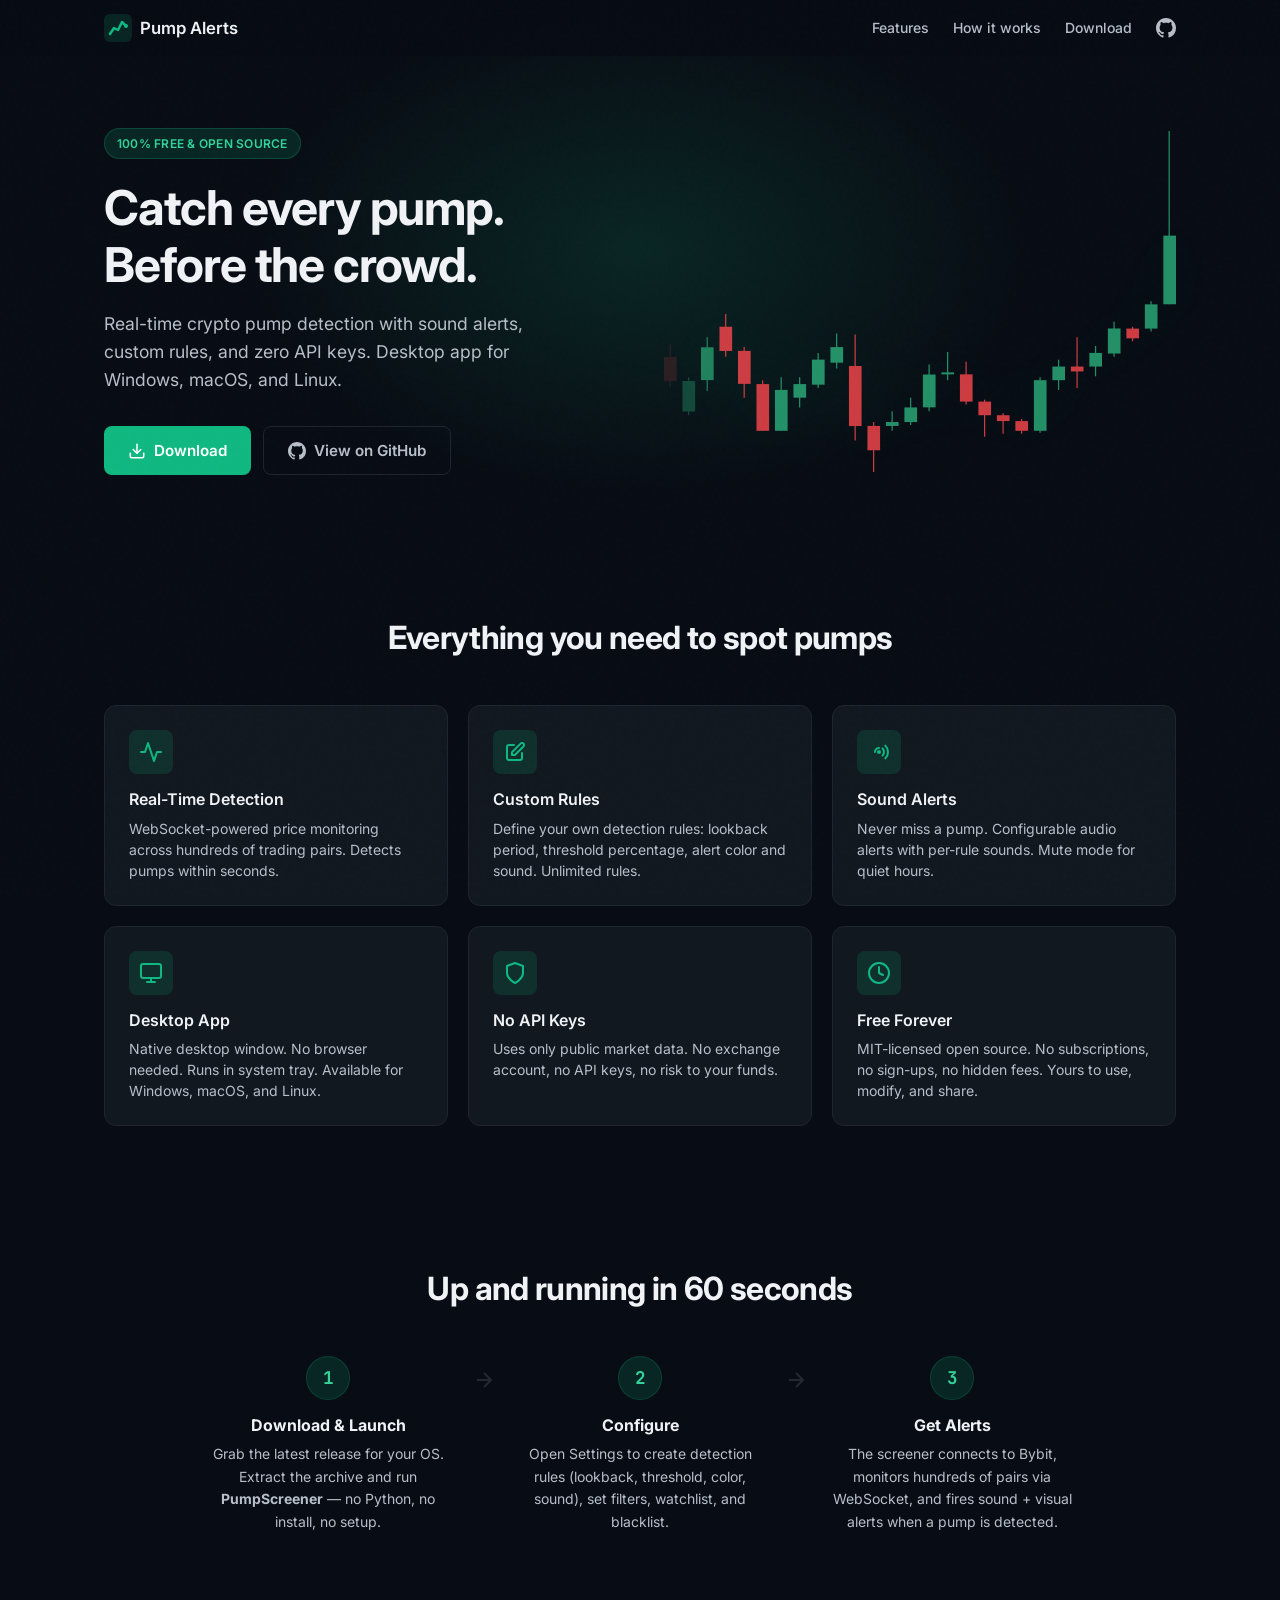
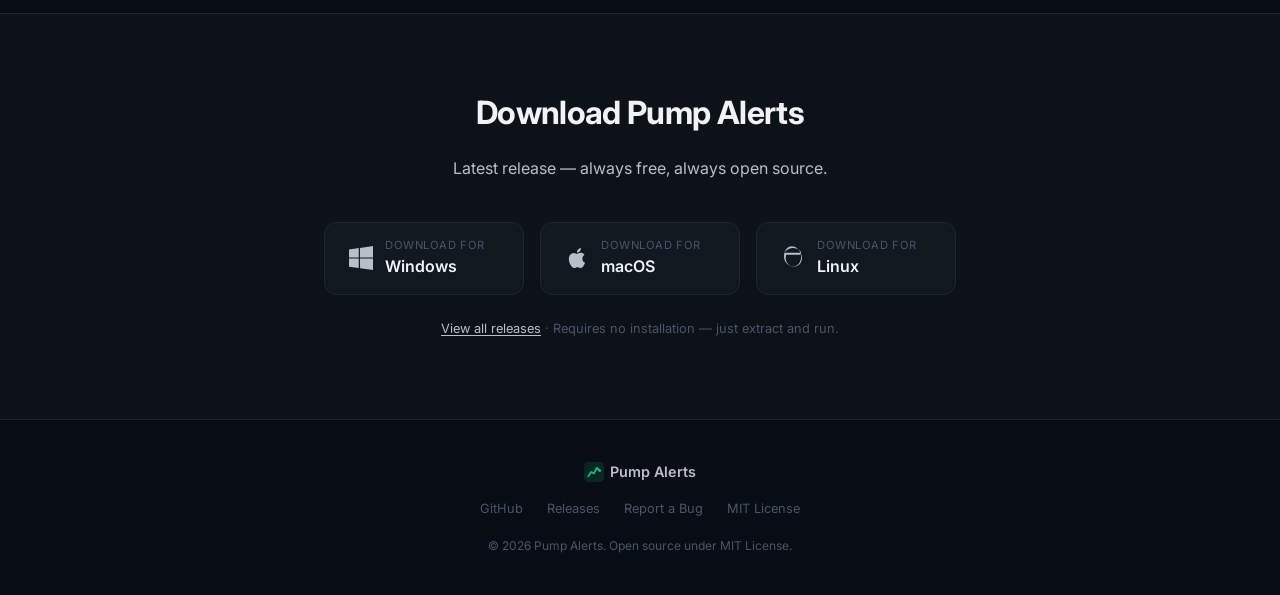
<file: site/index.html>
<!DOCTYPE html>
<html lang="en">
<head>
    <meta charset="UTF-8">
    <meta name="viewport" content="width=device-width, initial-scale=1.0">
    <title>Pump Alerts — Real-Time Crypto Pump Screener</title>
    <meta name="description" content="Free, open-source crypto pump screener with real-time detection, sound alerts, and custom rules. Download for Windows, macOS, or Linux.">

    <!-- Open Graph -->
    <meta property="og:title" content="Pump Alerts — Real-Time Crypto Pump Screener">
    <meta property="og:description" content="Free, open-source pump screener with sound alerts and custom detection rules. No API keys needed.">
    <meta property="og:type" content="website">
    <meta property="og:url" content="https://foxclerec.github.io/bybit-pump-screener-light/">
    <meta property="og:image" content="https://foxclerec.github.io/bybit-pump-screener-light/og-image.png">

    <!-- Twitter Card -->
    <meta name="twitter:card" content="summary_large_image">
    <meta name="twitter:title" content="Pump Alerts — Real-Time Crypto Pump Screener">
    <meta name="twitter:description" content="Free, open-source pump screener with sound alerts and custom detection rules.">

    <!-- Favicon -->
    <link rel="icon" type="image/png" sizes="32x32" href="favicon-32x32.png">
    <link rel="icon" type="image/png" sizes="16x16" href="favicon-16x16.png">
    <link rel="apple-touch-icon" sizes="180x180" href="favicon-180x180.png">

    <!-- Fonts -->
    <link rel="preconnect" href="https://fonts.googleapis.com">
    <link rel="preconnect" href="https://fonts.gstatic.com" crossorigin>
    <link href="https://fonts.googleapis.com/css2?family=Inter:wght@400;500;600;700&family=JetBrains+Mono:wght@400;500&display=swap" rel="stylesheet">

    <link rel="stylesheet" href="style.css">
</head>
<body>
    <!-- Nav -->
    <nav class="nav">
        <div class="container nav-inner">
            <a href="#" class="nav-logo">
                <svg width="28" height="28" viewBox="0 0 28 28" fill="none" aria-hidden="true">
                    <rect width="28" height="28" rx="6" fill="#10b981" fill-opacity="0.15"/>
                    <path d="M6 20L10 14L14 16L18 8L22 12" stroke="#10b981" stroke-width="2.5" stroke-linecap="round" stroke-linejoin="round"/>
                    <circle cx="22" cy="12" r="2" fill="#10b981"/>
                </svg>
                <span>Pump Alerts</span>
            </a>
            <div class="nav-links">
                <a href="#features">Features</a>
                <a href="#how-it-works">How it works</a>
                <a href="#download">Download</a>
                <a href="https://github.com/foxclerec/bybit-pump-screener-light" class="nav-github" target="_blank" rel="noopener">
                    <svg width="20" height="20" viewBox="0 0 24 24" fill="currentColor" aria-label="GitHub">
                        <path d="M12 0C5.37 0 0 5.37 0 12c0 5.31 3.435 9.795 8.205 11.385.6.105.825-.255.825-.57 0-.285-.015-1.23-.015-2.235-3.015.555-3.795-.735-4.035-1.41-.135-.345-.72-1.41-1.23-1.695-.42-.225-1.02-.78-.015-.795.945-.015 1.62.87 1.845 1.23 1.08 1.815 2.805 1.305 3.495.99.105-.78.42-1.305.765-1.605-2.67-.3-5.46-1.335-5.46-5.925 0-1.305.465-2.385 1.23-3.225-.12-.3-.54-1.53.12-3.18 0 0 1.005-.315 3.3 1.23.96-.27 1.98-.405 3-.405s2.04.135 3 .405c2.295-1.56 3.3-1.23 3.3-1.23.66 1.65.24 2.88.12 3.18.765.84 1.23 1.905 1.23 3.225 0 4.605-2.805 5.625-5.475 5.925.435.375.81 1.095.81 2.22 0 1.605-.015 2.895-.015 3.3 0 .315.225.69.825.57A12.02 12.02 0 0024 12c0-6.63-5.37-12-12-12z"/>
                    </svg>
                </a>
            </div>
        </div>
    </nav>

    <!-- Hero -->
    <section class="hero">
        <div class="container hero-inner">
            <div class="hero-text">
                <div class="hero-badge">100% Free &amp; Open Source</div>
                <h1>Catch every pump.<br>Before the crowd.</h1>
                <p class="hero-sub">Real-time crypto pump detection with sound alerts, custom rules, and zero API keys. Desktop app for Windows, macOS, and Linux.</p>
                <div class="hero-cta">
                    <a href="#download" class="btn btn-primary btn-lg">
                        <svg width="18" height="18" viewBox="0 0 24 24" fill="none" stroke="currentColor" stroke-width="2" stroke-linecap="round" stroke-linejoin="round"><path d="M21 15v4a2 2 0 01-2 2H5a2 2 0 01-2-2v-4"/><polyline points="7 10 12 15 17 10"/><line x1="12" y1="15" x2="12" y2="3"/></svg>
                        Download
                    </a>
                    <a href="https://github.com/foxclerec/bybit-pump-screener-light" class="btn btn-ghost btn-lg" target="_blank" rel="noopener">
                        <svg width="18" height="18" viewBox="0 0 24 24" fill="currentColor"><path d="M12 0C5.37 0 0 5.37 0 12c0 5.31 3.435 9.795 8.205 11.385.6.105.825-.255.825-.57 0-.285-.015-1.23-.015-2.235-3.015.555-3.795-.735-4.035-1.41-.135-.345-.72-1.41-1.23-1.695-.42-.225-1.02-.78-.015-.795.945-.015 1.62.87 1.845 1.23 1.08 1.815 2.805 1.305 3.495.99.105-.78.42-1.305.765-1.605-2.67-.3-5.46-1.335-5.46-5.925 0-1.305.465-2.385 1.23-3.225-.12-.3-.54-1.53.12-3.18 0 0 1.005-.315 3.3 1.23.96-.27 1.98-.405 3-.405s2.04.135 3 .405c2.295-1.56 3.3-1.23 3.3-1.23.66 1.65.24 2.88.12 3.18.765.84 1.23 1.905 1.23 3.225 0 4.605-2.805 5.625-5.475 5.925.435.375.81 1.095.81 2.22 0 1.605-.015 2.895-.015 3.3 0 .315.225.69.825.57A12.02 12.02 0 0024 12c0-6.63-5.37-12-12-12z"/></svg>
                        View on GitHub
                    </a>
                </div>
            </div>
            <div class="hero-visual">
                <!-- Candlestick chart from app empty state -->
                <svg class="hero-chart" viewBox="0 0 526 351" fill="none" xmlns="http://www.w3.org/2000/svg">
                    <g clip-path="url(#clip0_hero)">
                        <g opacity="0.42">
                            <rect width="13" height="31.3054" transform="matrix(-1 0 0 1 32 256.9)" fill="#2AA876"/>
                            <line y1="-0.627119" x2="39" y2="-0.627119" transform="matrix(4.37114e-08 1 1 -4.37114e-08 26 253)" stroke="#2AA876" stroke-width="1.25424"/>
                        </g>
                        <rect width="13" height="24.8838" transform="matrix(-1 0 0 1 507 178.1)" fill="#2AA876"/>
                        <line y1="-0.627119" x2="31" y2="-0.627119" transform="matrix(4.37114e-08 1 1 -4.37114e-08 501 175)" stroke="#2AA876" stroke-width="1.25424"/>
                        <rect width="13" height="14" transform="matrix(-1 0 0 1 146 260)" fill="#2AA876"/>
                        <line y1="-0.627119" x2="31" y2="-0.627119" transform="matrix(4.37114e-08 1 1 -4.37114e-08 140 253)" stroke="#2AA876" stroke-width="1.25424"/>
                        <rect width="13" height="14" transform="matrix(-1 0 0 1 412 242)" fill="#2AA876"/>
                        <line y1="-0.627119" x2="31" y2="-0.627119" transform="matrix(4.37114e-08 1 1 -4.37114e-08 406 235)" stroke="#2AA876" stroke-width="1.25424"/>
                        <rect width="13" height="25.7419" transform="matrix(-1 0 0 1 165 234.871)" fill="#2AA876"/>
                        <line y1="-0.627119" x2="36" y2="-0.627119" transform="matrix(4.37114e-08 1 1 -4.37114e-08 159 228)" stroke="#2AA876" stroke-width="1.25424"/>
                        <rect width="13" height="14" transform="matrix(-1 0 0 1 450 228)" fill="#2AA876"/>
                        <line y1="-0.627119" x2="31" y2="-0.627119" transform="matrix(4.37114e-08 1 1 -4.37114e-08 444 221)" stroke="#2AA876" stroke-width="1.25424"/>
                        <rect width="13" height="25.7419" transform="matrix(-1 0 0 1 469 202.871)" fill="#2AA876"/>
                        <line y1="-0.627119" x2="36" y2="-0.627119" transform="matrix(4.37114e-08 1 1 -4.37114e-08 463 196)" stroke="#2AA876" stroke-width="1.25424"/>
                        <rect width="13" height="15" transform="matrix(-1 0 0 1 260 284)" fill="#2AA876"/>
                        <line y1="-0.627119" x2="28" y2="-0.627119" transform="matrix(4.37114e-08 1 1 -4.37114e-08 254 274)" stroke="#2AA876" stroke-width="1.25424"/>
                        <rect width="13" height="16" transform="matrix(-1 0 0 1 184 222)" fill="#2AA876"/>
                        <line y1="-0.627119" x2="36" y2="-0.627119" transform="matrix(4.37114e-08 1 1 -4.37114e-08 178 208)" stroke="#2AA876" stroke-width="1.25424"/>
                        <rect width="13" height="24.8838" transform="matrix(-1 0 0 1 70 201.1)" fill="#EF454A"/>
                        <line y1="-0.627119" x2="44" y2="-0.627119" transform="matrix(4.37114e-08 1 1 -4.37114e-08 64 188)" stroke="#EF454A" stroke-width="1.25424"/>
                        <g opacity="0.18">
                            <rect width="13" height="24.8838" transform="matrix(-1 0 0 1 13 232.1)" fill="#EF454A"/>
                            <line y1="-0.627119" x2="44" y2="-0.627119" transform="matrix(4.37114e-08 1 1 -4.37114e-08 7 219)" stroke="#EF454A" stroke-width="1.25424"/>
                        </g>
                        <rect width="13" height="10" transform="matrix(-1 0 0 1 374 298)" fill="#EF454A"/>
                        <line y1="-0.627119" x2="15" y2="-0.627119" transform="matrix(4.37114e-08 1 1 -4.37114e-08 368 296)" stroke="#EF454A" stroke-width="1.25424"/>
                        <rect width="13" height="10" transform="matrix(-1 0 0 1 488 203)" fill="#EF454A"/>
                        <line y1="-0.627119" x2="15" y2="-0.627119" transform="matrix(4.37114e-08 1 1 -4.37114e-08 482 201)" stroke="#EF454A" stroke-width="1.25424"/>
                        <rect width="13" height="14" transform="matrix(-1 0 0 1 336 278)" fill="#EF454A"/>
                        <line y1="-0.627119" x2="38" y2="-0.627119" transform="matrix(4.37114e-08 1 1 -4.37114e-08 330 276)" stroke="#EF454A" stroke-width="1.25424"/>
                        <rect width="13" height="6" transform="matrix(-1 0 0 1 355 292)" fill="#EF454A"/>
                        <line y1="-0.627119" x2="21" y2="-0.627119" transform="matrix(4.37114e-08 1 1 -4.37114e-08 349 290)" stroke="#EF454A" stroke-width="1.25424"/>
                        <rect width="13" height="28" transform="matrix(-1 0 0 1 317 250)" fill="#EF454A"/>
                        <line y1="-0.627119" x2="44" y2="-0.627119" transform="matrix(4.37114e-08 1 1 -4.37114e-08 311 237)" stroke="#EF454A" stroke-width="1.25424"/>
                        <rect width="13" height="61.6439" transform="matrix(-1 0 0 1 203 241.452)" fill="#EF454A"/>
                        <line y1="-0.627119" x2="109" y2="-0.627119" transform="matrix(4.37114e-08 1 1 -4.37114e-08 197 209)" stroke="#EF454A" stroke-width="1.25424"/>
                        <rect width="13" height="33.9324" transform="matrix(-1 0 0 1 89 225.864)" fill="#EF454A"/>
                        <line y1="-0.627119" x2="52" y2="-0.627119" transform="matrix(4.37114e-08 1 1 -4.37114e-08 83 222)" stroke="#EF454A" stroke-width="1.25424"/>
                        <rect width="13" height="5" transform="matrix(-1 0 0 1 431 242)" fill="#EF454A"/>
                        <line y1="-0.627119" x2="52" y2="-0.627119" transform="matrix(4.37114e-08 1 1 -4.37114e-08 425 212)" stroke="#EF454A" stroke-width="1.25424"/>
                        <rect width="13" height="25" transform="matrix(-1 0 0 1 222 303)" fill="#EF454A"/>
                        <line y1="-0.627119" x2="52" y2="-0.627119" transform="matrix(4.37114e-08 1 1 -4.37114e-08 216 299)" stroke="#EF454A" stroke-width="1.25424"/>
                        <rect width="13" height="48" transform="matrix(-1 0 0 1 108 260)" fill="#EF454A"/>
                        <line y1="-0.627119" x2="52" y2="-0.627119" transform="matrix(4.37114e-08 1 1 -4.37114e-08 102 256)" stroke="#EF454A" stroke-width="1.25424"/>
                        <g opacity="0.87">
                            <rect width="13" height="33.7135" transform="matrix(-1 0 0 1 51 222.2)" fill="#2AA876"/>
                            <line y1="-0.627119" x2="55" y2="-0.627119" transform="matrix(4.37114e-08 1 1 -4.37114e-08 45 212)" stroke="#2AA876" stroke-width="1.25424"/>
                        </g>
                        <rect width="13" height="33.7135" transform="matrix(-1 0 0 1 279 250.2)" fill="#2AA876"/>
                        <line y1="-0.627119" x2="48" y2="-0.627119" transform="matrix(4.37114e-08 1 1 -4.37114e-08 273 240)" stroke="#2AA876" stroke-width="1.25424"/>
                        <rect width="13" height="42" transform="matrix(-1 0 0 1 127 266)" fill="#2AA876"/>
                        <line y1="-0.627119" x2="55" y2="-0.627119" transform="matrix(4.37114e-08 1 1 -4.37114e-08 121 253)" stroke="#2AA876" stroke-width="1.25424"/>
                        <rect width="13" fill="#2AA876" transform="matrix(-1 0 0 1 526 0)">
                            <animate attributeName="height" values="135.9;60;95;135.9" dur="4s" repeatCount="indefinite"/>
                            <animate attributeName="y" values="42;118;83;42" dur="4s" repeatCount="indefinite"/>
                        </rect>
                        <line x2="178" stroke="#2AA876" stroke-width="1.25424" transform="matrix(4.37114e-08 1 1 -4.37114e-08 519 0)"/>
                        <rect width="13" height="52" transform="matrix(-1 0 0 1 393 256)" fill="#2AA876"/>
                        <line y1="-0.627119" x2="57" y2="-0.627119" transform="matrix(4.37114e-08 1 1 -4.37114e-08 387 253)" stroke="#2AA876" stroke-width="1.25424"/>
                        <rect width="13" height="4" transform="matrix(-1 0 0 1 241 299)" fill="#2AA876"/>
                        <line y1="-0.627119" x2="20" y2="-0.627119" transform="matrix(4.37114e-08 1 1 -4.37114e-08 235 288)" stroke="#2AA876" stroke-width="1.25424"/>
                        <rect width="13" height="2" transform="matrix(-1 0 0 1 298 248)" fill="#2AA876"/>
                        <line y1="-0.627119" x2="29" y2="-0.627119" transform="matrix(4.37114e-08 1 1 -4.37114e-08 292 227)" stroke="#2AA876" stroke-width="1.25424"/>
                    </g>
                    <defs>
                        <clipPath id="clip0_hero">
                            <rect width="526" height="351" fill="white"/>
                        </clipPath>
                    </defs>
                </svg>
            </div>
        </div>
    </section>

    <!-- Features -->
    <section id="features" class="features">
        <div class="container">
            <h2 class="section-title">Everything you need to spot pumps</h2>
            <div class="features-grid">
                <div class="feature-card">
                    <div class="feature-icon">
                        <svg width="24" height="24" viewBox="0 0 24 24" fill="none" stroke="#10b981" stroke-width="2" stroke-linecap="round" stroke-linejoin="round"><polyline points="22 12 18 12 15 21 9 3 6 12 2 12"/></svg>
                    </div>
                    <h3>Real-Time Detection</h3>
                    <p>WebSocket-powered price monitoring across hundreds of trading pairs. Detects pumps within seconds.</p>
                </div>
                <div class="feature-card">
                    <div class="feature-icon">
                        <svg width="24" height="24" viewBox="0 0 24 24" fill="none" stroke="#10b981" stroke-width="2" stroke-linecap="round" stroke-linejoin="round"><path d="M11 5H6a2 2 0 00-2 2v11a2 2 0 002 2h11a2 2 0 002-2v-5m-1.414-9.414a2 2 0 112.828 2.828L11.828 15H9v-2.828l8.586-8.586z"/></svg>
                    </div>
                    <h3>Custom Rules</h3>
                    <p>Define your own detection rules: lookback period, threshold percentage, alert color and sound. Unlimited rules.</p>
                </div>
                <div class="feature-card">
                    <div class="feature-icon">
                        <svg width="24" height="24" viewBox="0 0 24 24" fill="none" stroke="#10b981" stroke-width="2" stroke-linecap="round" stroke-linejoin="round"><path d="M15.536 8.464a5 5 0 010 7.072M18.364 5.636a9 9 0 010 12.728M12 12h.01M8 12a4 4 0 014-4"/><circle cx="12" cy="12" r="1"/></svg>
                    </div>
                    <h3>Sound Alerts</h3>
                    <p>Never miss a pump. Configurable audio alerts with per-rule sounds. Mute mode for quiet hours.</p>
                </div>
                <div class="feature-card">
                    <div class="feature-icon">
                        <svg width="24" height="24" viewBox="0 0 24 24" fill="none" stroke="#10b981" stroke-width="2" stroke-linecap="round" stroke-linejoin="round"><rect x="2" y="3" width="20" height="14" rx="2"/><line x1="8" y1="21" x2="16" y2="21"/><line x1="12" y1="17" x2="12" y2="21"/></svg>
                    </div>
                    <h3>Desktop App</h3>
                    <p>Native desktop window. No browser needed. Runs in system tray. Available for Windows, macOS, and Linux.</p>
                </div>
                <div class="feature-card">
                    <div class="feature-icon">
                        <svg width="24" height="24" viewBox="0 0 24 24" fill="none" stroke="#10b981" stroke-width="2" stroke-linecap="round" stroke-linejoin="round"><path d="M12 22s8-4 8-10V5l-8-3-8 3v7c0 6 8 10 8 10z"/></svg>
                    </div>
                    <h3>No API Keys</h3>
                    <p>Uses only public market data. No exchange account, no API keys, no risk to your funds.</p>
                </div>
                <div class="feature-card">
                    <div class="feature-icon">
                        <svg width="24" height="24" viewBox="0 0 24 24" fill="none" stroke="#10b981" stroke-width="2" stroke-linecap="round" stroke-linejoin="round"><circle cx="12" cy="12" r="10"/><path d="M12 6v6l4 2"/></svg>
                    </div>
                    <h3>Free Forever</h3>
                    <p>MIT-licensed open source. No subscriptions, no sign-ups, no hidden fees. Yours to use, modify, and share.</p>
                </div>
            </div>
        </div>
    </section>

    <!-- How It Works -->
    <section id="how-it-works" class="how-it-works">
        <div class="container">
            <h2 class="section-title">Up and running in 60 seconds</h2>
            <div class="steps-grid">
                <div class="step">
                    <div class="step-number">1</div>
                    <h3>Download &amp; Launch</h3>
                    <p>Grab the latest release for your OS. Extract the archive and run <strong>PumpScreener</strong> &mdash; no Python, no install, no setup.</p>
                </div>
                <div class="step-arrow" aria-hidden="true">
                    <svg width="24" height="24" viewBox="0 0 24 24" fill="none" stroke="#4a5568" stroke-width="2"><path d="M5 12h14M12 5l7 7-7 7"/></svg>
                </div>
                <div class="step">
                    <div class="step-number">2</div>
                    <h3>Configure</h3>
                    <p>Open Settings to create detection rules (lookback, threshold, color, sound), set filters, watchlist, and blacklist.</p>
                </div>
                <div class="step-arrow" aria-hidden="true">
                    <svg width="24" height="24" viewBox="0 0 24 24" fill="none" stroke="#4a5568" stroke-width="2"><path d="M5 12h14M12 5l7 7-7 7"/></svg>
                </div>
                <div class="step">
                    <div class="step-number">3</div>
                    <h3>Get Alerts</h3>
                    <p>The screener connects to Bybit, monitors hundreds of pairs via WebSocket, and fires sound + visual alerts when a pump is detected.</p>
                </div>
            </div>
        </div>
    </section>

    <!-- Download -->
    <section id="download" class="download">
        <div class="container download-inner">
            <h2 class="section-title">Download Pump Alerts</h2>
            <p class="download-sub">Latest release &mdash; always free, always open source.</p>
            <div class="download-buttons">
                <a href="https://github.com/foxclerec/bybit-pump-screener-light/releases/latest" class="btn-download" data-os="windows">
                    <svg width="24" height="24" viewBox="0 0 24 24" fill="currentColor"><path d="M0 3.449L9.75 2.1v9.451H0m10.949-9.602L24 0v11.4H10.949M0 12.6h9.75v9.451L0 20.699M10.949 12.6H24V24l-12.9-1.801"/></svg>
                    <div>
                        <small>Download for</small>
                        <strong>Windows</strong>
                    </div>
                </a>
                <a href="https://github.com/foxclerec/bybit-pump-screener-light/releases/latest" class="btn-download" data-os="macos">
                    <svg width="24" height="24" viewBox="0 0 24 24" fill="currentColor"><path d="M18.71 19.5c-.83 1.24-1.71 2.45-3.05 2.47-1.34.03-1.77-.79-3.29-.79-1.53 0-2 .77-3.27.82-1.31.05-2.3-1.32-3.14-2.53C4.25 17 2.94 12.45 4.7 9.39c.87-1.52 2.43-2.48 4.12-2.51 1.28-.02 2.5.87 3.29.87.78 0 2.26-1.07 3.8-.91.65.03 2.47.26 3.64 1.98-.09.06-2.17 1.28-2.15 3.81.03 3.02 2.65 4.03 2.68 4.04-.03.07-.42 1.44-1.38 2.83M13 3.5c.73-.83 1.94-1.46 2.94-1.5.13 1.17-.34 2.35-1.04 3.19-.69.85-1.83 1.51-2.95 1.42-.15-1.15.41-2.35 1.05-3.11z"/></svg>
                    <div>
                        <small>Download for</small>
                        <strong>macOS</strong>
                    </div>
                </a>
                <a href="https://github.com/foxclerec/bybit-pump-screener-light/releases/latest" class="btn-download" data-os="linux">
                    <svg width="24" height="24" viewBox="0 0 24 24" fill="currentColor"><path d="M12.504 0c-.155 0-.311.003-.467.012a11.96 11.96 0 00-.833.07C8.09.445 5.352 2.253 4.07 5.01a11.19 11.19 0 00-.92 3.135c-.198 1.17-.213 2.405-.062 3.57.218 1.67.758 3.245 1.64 4.595.89 1.37 2.08 2.49 3.495 3.26.444.24.91.435 1.39.585.39.12.8.21 1.21.26.46.06.93.08 1.4.06a8.5 8.5 0 001.47-.2c.46-.11.92-.27 1.35-.47 1.42-.65 2.6-1.72 3.44-3.07.87-1.38 1.39-2.98 1.58-4.67.14-1.17.1-2.4-.11-3.56a11.2 11.2 0 00-1.01-3.1C16.56 2.16 13.76.27 10.72.04 10.98.01 11.24 0 11.5 0h1.004zM12 2a9.957 9.957 0 017.7 3.6c.28.35.53.72.76 1.1H3.54c.23-.38.48-.75.76-1.1A9.957 9.957 0 0112 2zm-8.46 6.7h16.92c.17.55.3 1.12.38 1.7.12.85.14 1.73.06 2.58-.12 1.22-.47 2.4-1.06 3.47-.57 1.03-1.35 1.93-2.3 2.6a7.5 7.5 0 01-2.42 1.22c-.7.22-1.43.34-2.17.36a8.1 8.1 0 01-2.24-.21 7.63 7.63 0 01-2.36-1.1 8.17 8.17 0 01-2.42-2.72c-.65-1.1-1.05-2.33-1.17-3.6a10.4 10.4 0 01.09-2.6c.09-.57.22-1.13.39-1.68z"/></svg>
                    <div>
                        <small>Download for</small>
                        <strong>Linux</strong>
                    </div>
                </a>
            </div>
            <p class="download-note">
                <a href="https://github.com/foxclerec/bybit-pump-screener-light/releases" target="_blank" rel="noopener">View all releases</a>
                &middot; Requires no installation &mdash; just extract and run.
            </p>
        </div>
    </section>

    <!-- Footer -->
    <footer class="footer">
        <div class="container footer-inner">
            <div class="footer-brand">
                <svg width="20" height="20" viewBox="0 0 28 28" fill="none" aria-hidden="true">
                    <rect width="28" height="28" rx="6" fill="#10b981" fill-opacity="0.15"/>
                    <path d="M6 20L10 14L14 16L18 8L22 12" stroke="#10b981" stroke-width="2.5" stroke-linecap="round" stroke-linejoin="round"/>
                    <circle cx="22" cy="12" r="2" fill="#10b981"/>
                </svg>
                <span>Pump Alerts</span>
            </div>
            <div class="footer-links">
                <a href="https://github.com/foxclerec/bybit-pump-screener-light" target="_blank" rel="noopener">GitHub</a>
                <a href="https://github.com/foxclerec/bybit-pump-screener-light/releases" target="_blank" rel="noopener">Releases</a>
                <a href="https://github.com/foxclerec/bybit-pump-screener-light/issues" target="_blank" rel="noopener">Report a Bug</a>
                <a href="https://github.com/foxclerec/bybit-pump-screener-light/blob/main/LICENSE.txt" target="_blank" rel="noopener">MIT License</a>
            </div>
            <p class="footer-copy">&copy; <script>document.write(new Date().getFullYear())</script> Pump Alerts. Open source under MIT License.</p>
        </div>
    </footer>
</body>
</html>
</file>
<file: site/style.css>
/* ================================================================
   Pump Alerts — Landing Page Styles
   Dark theme matching the main app design system.
   Single-page, no frameworks, mobile-first.
   ================================================================ */

/* ----- Reset ----- */
*,
*::before,
*::after {
    margin: 0;
    padding: 0;
    box-sizing: border-box;
}

/* ----- Tokens (matching app design system) ----- */
:root {
    --font-sans: 'Inter', system-ui, -apple-system, sans-serif;
    --font-mono: 'JetBrains Mono', ui-monospace, monospace;

    --color-bg:         #080c14;
    --color-bg-surface: #0d1219;
    --color-bg-card:    #111820;
    --color-bg-elevated:#161d27;

    --color-text:       #f0f2f5;
    --color-text-soft:  #b8bfc9;
    --color-text-muted: #4a5568;

    --color-border:     #1e2530;
    --color-accent:     #10b981;
    --color-accent-light:#34d399;
    --color-accent-glow: rgba(16, 185, 129, 0.15);

    --radius-md: 0.5rem;
    --radius-lg: 0.75rem;
    --radius-xl: 1rem;

    --shadow-card: 0 4px 24px rgba(0, 0, 0, 0.25);
    --shadow-glow: 0 0 40px rgba(16, 185, 129, 0.1);

    --duration: 300ms;
    --ease: cubic-bezier(0.4, 0, 0.2, 1);
}

/* ----- Base ----- */
html {
    scroll-behavior: smooth;
    -webkit-font-smoothing: antialiased;
    -moz-osx-font-smoothing: grayscale;
}

body {
    font-family: var(--font-sans);
    font-size: 1rem;
    line-height: 1.6;
    color: var(--color-text);
    background: var(--color-bg);
}

a {
    color: var(--color-accent-light);
    text-decoration: none;
    transition: color var(--duration) var(--ease);
}

a:hover {
    color: #6ee7b7;
}

h1, h2, h3 {
    font-weight: 700;
    line-height: 1.2;
}

img, svg {
    display: block;
}

/* ----- Container ----- */
.container {
    max-width: 1120px;
    margin: 0 auto;
    padding: 0 1.5rem;
}

/* ================================================================
   NAV
   ================================================================ */
.nav {
    position: fixed;
    top: 0;
    left: 0;
    right: 0;
    z-index: 50;
    background: rgba(8, 12, 20, 0.85);
    backdrop-filter: blur(12px);
    -webkit-backdrop-filter: blur(12px);
}

.nav-inner {
    display: flex;
    align-items: center;
    justify-content: space-between;
    height: 3.5rem;
}

.nav-logo {
    display: flex;
    align-items: center;
    gap: 0.5rem;
    color: var(--color-text);
    font-weight: 600;
    font-size: 1.05rem;
}

.nav-logo:hover {
    color: var(--color-text);
}

.nav-links {
    display: flex;
    align-items: center;
    gap: 1.5rem;
}

.nav-links a {
    color: var(--color-text-soft);
    font-size: 0.875rem;
    font-weight: 500;
}

.nav-links a:hover {
    color: var(--color-text);
}

.nav-github {
    display: flex;
    align-items: center;
}

/* ================================================================
   HERO
   ================================================================ */
.hero {
    padding: 8rem 0 4rem;
    position: relative;
    overflow: hidden;
}

/* Subtle radial glow behind hero */
.hero::before {
    content: '';
    position: absolute;
    top: 0;
    left: 50%;
    transform: translateX(-50%);
    width: 800px;
    height: 500px;
    background: radial-gradient(ellipse, var(--color-accent-glow) 0%, transparent 70%);
    pointer-events: none;
}

.hero-inner {
    display: grid;
    grid-template-columns: 1fr 1fr;
    gap: 3rem;
    align-items: center;
    position: relative;
}

.hero-badge {
    display: inline-block;
    padding: 0.3rem 0.75rem;
    font-size: 0.75rem;
    font-weight: 600;
    color: var(--color-accent-light);
    background: var(--color-accent-glow);
    border: 1px solid rgba(16, 185, 129, 0.25);
    border-radius: 9999px;
    margin-bottom: 1.25rem;
    letter-spacing: 0.02em;
    text-transform: uppercase;
}

.hero h1 {
    font-size: clamp(2rem, 5vw, 3rem);
    letter-spacing: -0.025em;
    margin-bottom: 1rem;
}

.hero-sub {
    font-size: 1.1rem;
    color: var(--color-text-soft);
    max-width: 480px;
    margin-bottom: 2rem;
}

.hero-cta {
    display: flex;
    gap: 0.75rem;
    flex-wrap: wrap;
}

/* Buttons */
.btn {
    display: inline-flex;
    align-items: center;
    gap: 0.5rem;
    font-family: var(--font-sans);
    font-weight: 600;
    font-size: 0.875rem;
    border: none;
    border-radius: var(--radius-md);
    cursor: pointer;
    transition: all var(--duration) var(--ease);
    text-decoration: none;
}

.btn-lg {
    padding: 0.7rem 1.5rem;
    font-size: 0.95rem;
}

.btn-primary {
    background: var(--color-accent);
    color: #fff;
}

.btn-primary:hover {
    background: #0ea471;
    color: #fff;
    box-shadow: 0 0 24px rgba(16, 185, 129, 0.3);
}

.btn-ghost {
    background: transparent;
    color: var(--color-text-soft);
    border: 1px solid var(--color-border);
}

.btn-ghost:hover {
    color: var(--color-text);
    border-color: #2d3748;
    background: rgba(255, 255, 255, 0.03);
}

/* Hero chart SVG */
.hero-visual {
    display: flex;
    justify-content: center;
}

.hero-chart {
    width: 100%;
    max-width: 526px;
    height: auto;
    filter: drop-shadow(0 0 30px rgba(16, 185, 129, 0.08));
    opacity: 0.85;
}

/* ================================================================
   FEATURES
   ================================================================ */
.features {
    padding: 5rem 0;
}

.section-title {
    font-size: clamp(1.5rem, 3vw, 2rem);
    text-align: center;
    margin-bottom: 3rem;
    letter-spacing: -0.02em;
}

.features-grid {
    display: grid;
    grid-template-columns: repeat(3, 1fr);
    gap: 1.25rem;
}

.feature-card {
    background: var(--color-bg-card);
    border: 1px solid var(--color-border);
    border-radius: var(--radius-lg);
    padding: 1.5rem;
    transition: border-color var(--duration) var(--ease), box-shadow var(--duration) var(--ease);
}

.feature-card:hover {
    border-color: rgba(16, 185, 129, 0.25);
    box-shadow: var(--shadow-glow);
}

.feature-icon {
    width: 44px;
    height: 44px;
    display: flex;
    align-items: center;
    justify-content: center;
    background: var(--color-accent-glow);
    border-radius: var(--radius-md);
    margin-bottom: 1rem;
}

.feature-icon svg {
    display: inline;
}

.feature-card h3 {
    font-size: 1rem;
    font-weight: 600;
    margin-bottom: 0.5rem;
}

.feature-card p {
    font-size: 0.875rem;
    color: var(--color-text-soft);
    line-height: 1.5;
}

/* ================================================================
   HOW IT WORKS
   ================================================================ */
.how-it-works {
    padding: 4rem 0 5rem;
}

.steps-grid {
    display: flex;
    align-items: flex-start;
    justify-content: center;
    gap: 1.5rem;
}

.step {
    text-align: center;
    max-width: 240px;
}

.step-number {
    width: 44px;
    height: 44px;
    display: inline-flex;
    align-items: center;
    justify-content: center;
    font-family: var(--font-mono);
    font-size: 1.1rem;
    font-weight: 700;
    color: var(--color-accent-light);
    background: var(--color-accent-glow);
    border: 1px solid rgba(16, 185, 129, 0.2);
    border-radius: 50%;
    margin-bottom: 1rem;
}

.step h3 {
    font-size: 1rem;
    margin-bottom: 0.5rem;
}

.step p {
    font-size: 0.875rem;
    color: var(--color-text-soft);
}

.step-arrow {
    padding-top: 0.75rem;
    opacity: 0.4;
}

/* ================================================================
   DOWNLOAD
   ================================================================ */
.download {
    padding: 5rem 0;
    background: var(--color-bg-surface);
    border-top: 1px solid var(--color-border);
    border-bottom: 1px solid var(--color-border);
}

.download-inner {
    text-align: center;
}

.download-sub {
    color: var(--color-text-soft);
    margin-bottom: 2.5rem;
    margin-top: -1.5rem;
}

.download-buttons {
    display: flex;
    gap: 1rem;
    justify-content: center;
    flex-wrap: wrap;
    margin-bottom: 1.5rem;
}

.btn-download {
    display: flex;
    align-items: center;
    gap: 0.75rem;
    padding: 0.85rem 1.5rem;
    background: var(--color-bg-card);
    border: 1px solid var(--color-border);
    border-radius: var(--radius-lg);
    color: var(--color-text);
    text-decoration: none;
    transition: all var(--duration) var(--ease);
    min-width: 200px;
}

.btn-download:hover {
    border-color: rgba(16, 185, 129, 0.35);
    box-shadow: var(--shadow-glow);
    color: var(--color-text);
}

.btn-download svg {
    flex-shrink: 0;
    color: var(--color-text-soft);
}

.btn-download:hover svg {
    color: var(--color-accent-light);
}

.btn-download div {
    text-align: left;
}

.btn-download small {
    display: block;
    font-size: 0.7rem;
    color: var(--color-text-muted);
    text-transform: uppercase;
    letter-spacing: 0.05em;
}

.btn-download strong {
    font-size: 1rem;
    font-weight: 600;
}

.download-note {
    font-size: 0.8rem;
    color: var(--color-text-muted);
}

.download-note a {
    color: var(--color-text-soft);
    text-decoration: underline;
    text-underline-offset: 2px;
}

.download-note a:hover {
    color: var(--color-accent-light);
}

/* ================================================================
   FOOTER
   ================================================================ */
.footer {
    padding: 2.5rem 0;
}

.footer-inner {
    display: flex;
    flex-direction: column;
    align-items: center;
    gap: 1rem;
    text-align: center;
}

.footer-brand {
    display: flex;
    align-items: center;
    gap: 0.4rem;
    font-weight: 600;
    font-size: 0.9rem;
    color: var(--color-text-soft);
}

.footer-links {
    display: flex;
    gap: 1.5rem;
    flex-wrap: wrap;
    justify-content: center;
}

.footer-links a {
    color: var(--color-text-muted);
    font-size: 0.8rem;
}

.footer-links a:hover {
    color: var(--color-text-soft);
}

.footer-copy {
    font-size: 0.75rem;
    color: var(--color-text-muted);
}

/* ================================================================
   RESPONSIVE
   ================================================================ */
@media (max-width: 768px) {
    .nav-links a:not(.nav-github) {
        display: none;
    }

    .hero {
        padding: 5.5rem 0 3rem;
    }

    .hero-inner {
        grid-template-columns: 1fr;
        text-align: center;
    }

    .hero-sub {
        margin-left: auto;
        margin-right: auto;
    }

    .hero-cta {
        justify-content: center;
    }

    .hero-visual {
        order: -1;
        max-width: 360px;
        margin: 0 auto;
    }

    .features-grid {
        grid-template-columns: 1fr;
        max-width: 400px;
        margin: 0 auto;
    }

    .steps-grid {
        flex-direction: column;
        align-items: center;
    }

    .step-arrow {
        transform: rotate(90deg);
    }

    .download-buttons {
        flex-direction: column;
        align-items: center;
    }

    .btn-download {
        width: 100%;
        max-width: 280px;
    }
}

@media (min-width: 769px) and (max-width: 1024px) {
    .features-grid {
        grid-template-columns: repeat(2, 1fr);
    }
}

/* ----- Grain texture (subtle) ----- */
body::after {
    content: '';
    position: fixed;
    top: 0;
    left: 0;
    width: 100%;
    height: 100%;
    pointer-events: none;
    opacity: 0.015;
    background-image: url("data:image/svg+xml,%3Csvg viewBox='0 0 256 256' xmlns='http://www.w3.org/2000/svg'%3E%3Cfilter id='n'%3E%3CfeTurbulence type='fractalNoise' baseFrequency='0.9' numOctaves='4' stitchTiles='stitch'/%3E%3C/filter%3E%3Crect width='100%25' height='100%25' filter='url(%23n)' opacity='1'/%3E%3C/svg%3E");
    z-index: 9999;
}

/* ----- Focus visible (a11y) ----- */
:focus-visible {
    outline: 2px solid var(--color-accent);
    outline-offset: 2px;
}
</file>
